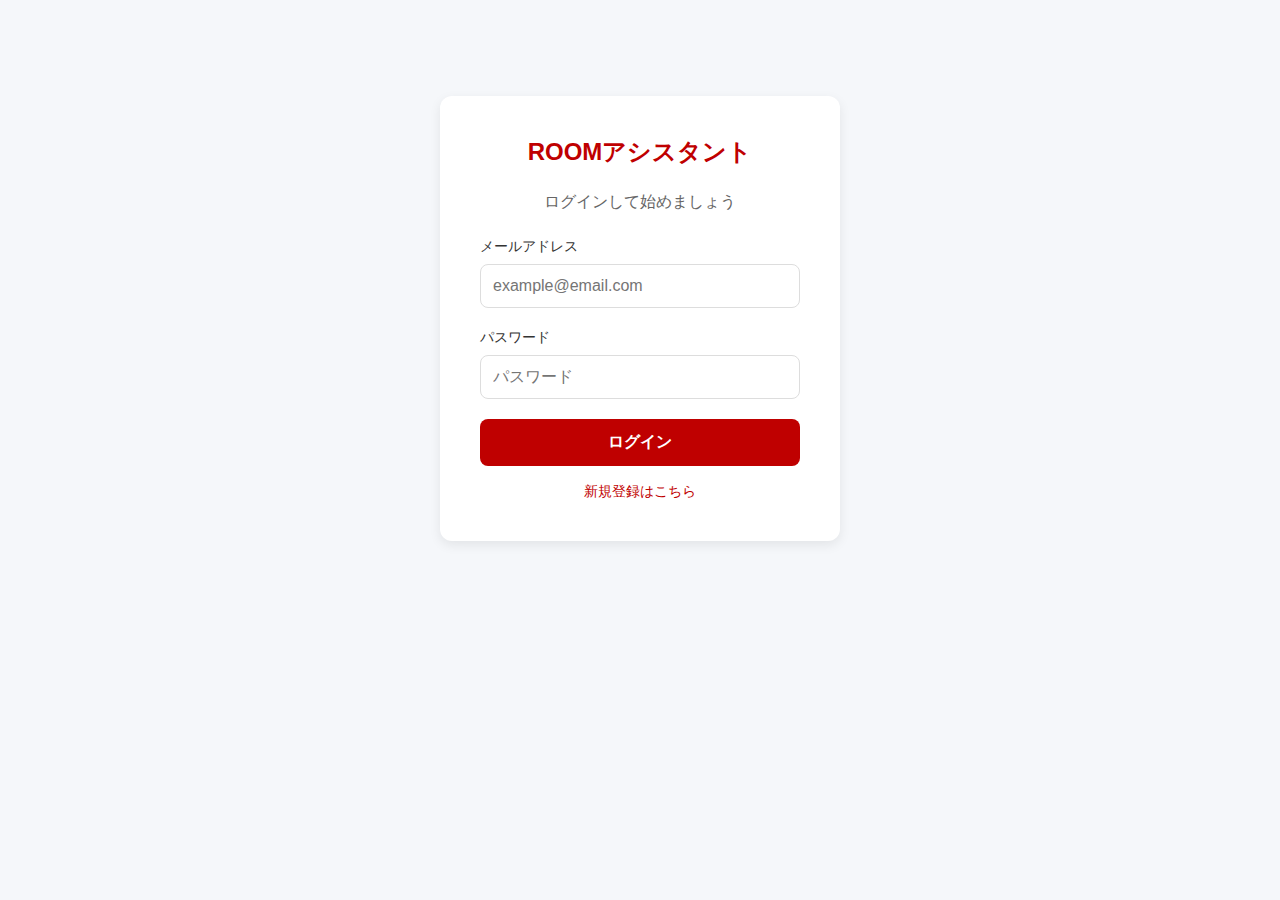
<file: index.html>
<!DOCTYPE html>
<html lang="ja">

<head>
  <meta charset="UTF-8">
  <meta name="viewport" content="width=device-width, initial-scale=1.0">
  <title>ROOMアシスタント</title>
  <link rel="stylesheet" href="style.css">
  <!-- FontAwesome for Icons -->
  <link rel="stylesheet" href="https://cdnjs.cloudflare.com/ajax/libs/font-awesome/6.0.0/css/all.min.css">
</head>

<body>

  <!-- App Header -->
  <header id="app-header" class="hidden">
    <a class="logo" onclick="goToRandom()">ROOMアシスタント</a>
    <div class="user-menu">
      <span id="header-email" class="user-email"></span>
      <button class="icon-btn" onclick="showSettings()" title="設定">
        <i class="fas fa-cog"></i>
      </button>
      <button class="btn logout-btn" onclick="logout()">ログアウト</button>
    </div>
  </header>

  <main>
    <!-- Login View -->
    <div id="login-view" class="auth-container">
      <div class="auth-title">ROOMアシスタント</div>
      <p style="text-align:center; color:#666; margin-bottom:1.5rem;">ログインして始めましょう</p>

      <form onsubmit="handleLogin(event)">
        <div class="form-group">
          <label>メールアドレス</label>
          <input type="email" id="login-email" required placeholder="example@email.com">
        </div>
        <div class="form-group">
          <label>パスワード</label>
          <input type="password" id="login-password" required placeholder="パスワード">
        </div>
        <button type="submit" class="btn" id="login-btn">ログイン</button>
      </form>
      <div class="auth-link">
        <a onclick="showRegister()">新規登録はこちら</a>
      </div>
    </div>

    <!-- Register View -->
    <div id="register-view" class="auth-container hidden">
      <div class="auth-title">新規登録</div>
      <p style="text-align:center; color:#666; margin-bottom:1.5rem;">アカウントを作成します</p>

      <form onsubmit="handleRegister(event)">
        <div class="form-group">
          <label>メールアドレス</label>
          <input type="email" id="reg-email" required placeholder="example@email.com">
        </div>
        <div class="form-group">
          <label>パスワード</label>
          <input type="password" id="reg-password" required placeholder="パスワード">
        </div>
        <button type="submit" class="btn" id="reg-btn">確認メールを送信</button>
      </form>
      <div class="auth-link">
        <a onclick="showLogin()">ログイン画面に戻る</a>
      </div>
    </div>

    <!-- Dashboard View -->
    <div id="dashboard-view" style="display: none;">

      <!-- Premium Toolbar -->
      <div id="premium-toolbar" class="premium-toolbar hidden">
        <div class="tabs">
          <button class="tab-btn active" onclick="switchTab('random')"><i class="fas fa-random"></i> ランダム表示</button>
          <button class="tab-btn" onclick="switchTab('ranking')"><i class="fas fa-trophy"></i> ランキング</button>
          <button class="tab-btn" onclick="switchTab('search')"><i class="fas fa-search"></i> 商品検索</button>
          <button class="tab-btn" onclick="switchTab('url')"><i class="fas fa-link"></i> URL投稿</button>
        </div>

        <!-- Tab Content: Random -->
        <div id="tab-random" class="tab-content active">
          <div class="filter-section">
            <p style="color:#666; margin-bottom:1rem;">
              <i class="fas fa-info-circle"></i> 設定された価格帯でランダムなジャンルから商品を表示します。
            </p>
            <button class="btn search-btn" onclick="loadRandomGenres()"><i class="fas fa-sync-alt"></i> 更新</button>
          </div>
        </div>

        <!-- Tab Content: Ranking -->
        <div id="tab-ranking" class="tab-content hidden">
          <div class="filter-section">
            <div class="filter-row">
              <select id="ranking-genre" class="filter-select">
                <!-- ジャンルは動的読み込み -->
              </select>
            </div>
            <div class="filter-row">
              <label class="filter-label">価格帯</label>
              <input type="number" id="ranking-min-price" placeholder="最低価格" class="price-input">
              <span class="price-separator">〜</span>
              <input type="number" id="ranking-max-price" placeholder="最高価格" class="price-input">
              <span class="price-unit">円</span>
            </div>
            <button class="btn full-width-btn" onclick="loadRankingByGenre()"><i class="fas fa-search"></i> 表示</button>
          </div>
        </div>

        <!-- Tab Content: Search -->
        <div id="tab-search" class="tab-content hidden">
          <form onsubmit="handleSearch(event, 'keyword')">
            <div class="filter-section">
              <div class="filter-row">
                <input type="text" id="search-keyword" placeholder="商品名を入力..." required class="search-input">
              </div>
              <div class="filter-row">
                <label class="filter-label">価格帯</label>
                <input type="number" id="search-min-price" placeholder="最低価格" class="price-input">
                <span class="price-separator">〜</span>
                <input type="number" id="search-max-price" placeholder="最高価格" class="price-input">
                <span class="price-unit">円</span>
              </div>
              <button type="submit" class="btn full-width-btn"><i class="fas fa-search"></i> 検索</button>
            </div>
          </form>
        </div>

        <!-- Tab Content: URL -->
        <div id="tab-url" class="tab-content hidden">
          <form onsubmit="handleSearch(event, 'url')">
            <div class="filter-section">
              <input type="url" id="search-url" placeholder="楽天市場の商品URLを貼り付け..." required class="url-input-full">
              <button type="submit" class="btn full-width-btn"><i class="fas fa-magic"></i> 作成</button>
            </div>
          </form>
        </div>
      </div>

      <!-- Premium Promo (Visible for Free users) -->
      <div id="premium-promo" class="promo-banner hidden">
        <div class="promo-content">
          <h3><i class="fas fa-crown"></i> プレミアム機能を使ってみませんか？</h3>
          <p>商品検索、URL投稿、AIキャラクター設定など、便利な機能が解放されます。</p>
          <button class="btn promo-btn" onclick="showSettings()">設定からアップグレード</button>
        </div>
      </div>

      <!-- Home Refresh Button (for Free users) -->
      <div id="home-refresh" class="home-refresh hidden">
        <button class="btn refresh-btn" onclick="loadDashboardData()">
          <i class="fas fa-sync-alt"></i> 新しいジャンルを表示
        </button>
      </div>

      <div id="dashboard-content">
        <!-- Genres/Search Results will be loaded here -->
      </div>
    </div>
  </main>

  <!-- Modal -->
  <div id="modal" class="modal-overlay" style="display: none;">
    <div class="modal" id="modal-content">
      <!-- Item details loaded here -->
    </div>
  </div>

  <!-- Settings Modal -->
  <div id="settings-modal" class="modal-overlay" style="display: none;">
    <div class="modal settings-modal-content">
      <button class="modal-close" onclick="closeSettings()">&times;</button>
      <h2 class="settings-title">設定</h2>

      <div class="settings-section">
        <h3>プラン設定</h3>
        <div class="plan-selection">
          <label class="plan-option">
            <input type="radio" name="plan" value="Free" onchange="togglePlan()">
            <span class="plan-name">Free</span>
          </label>
          <label class="plan-option">
            <input type="radio" name="plan" value="Premium" onchange="togglePlan()">
            <span class="plan-name premium-text"><i class="fas fa-crown"></i> Premium</span>
          </label>
        </div>
        <p class="settings-desc">Premiumにすると、検索機能・URL投稿・カスタムAI・価格帯設定が有効になります。</p>
      </div>

      <div id="premium-settings" class="settings-section hidden">
        <h3>価格帯設定 (Premium専用)</h3>
        <p class="settings-desc">設定した価格帯は保存され、次回検索時にも適用されます。</p>
        <div class="filter-row">
          <label class="filter-label">価格帯</label>
          <input type="number" id="settings-min-price" placeholder="最低価格" class="price-input">
          <span class="price-separator">〜</span>
          <input type="number" id="settings-max-price" placeholder="最高価格" class="price-input">
          <span class="price-unit">円</span>
        </div>

        <h3 style="margin-top:1.5rem;">AIキャラクター設定</h3>
        <p class="settings-desc">AIの口調やキャラクターを設定できます。（例：「関西弁の元気なオカン」「辛口のガジェット評論家」など）</p>
        <textarea id="custom-prompt" rows="3"
          placeholder="例：あなたは20代の美容系インフルエンサーです。絵文字を多用して、テンション高めに紹介してください。"></textarea>
      </div>

      <div class="settings-actions">
        <button class="btn" onclick="saveSettings()" id="save-settings-btn">保存する</button>
      </div>
    </div>
  </div>

  <!-- Toast -->
  <div id="toast" class="toast"></div>

  <script src="script.js"></script>
</body>

</html>
</file>
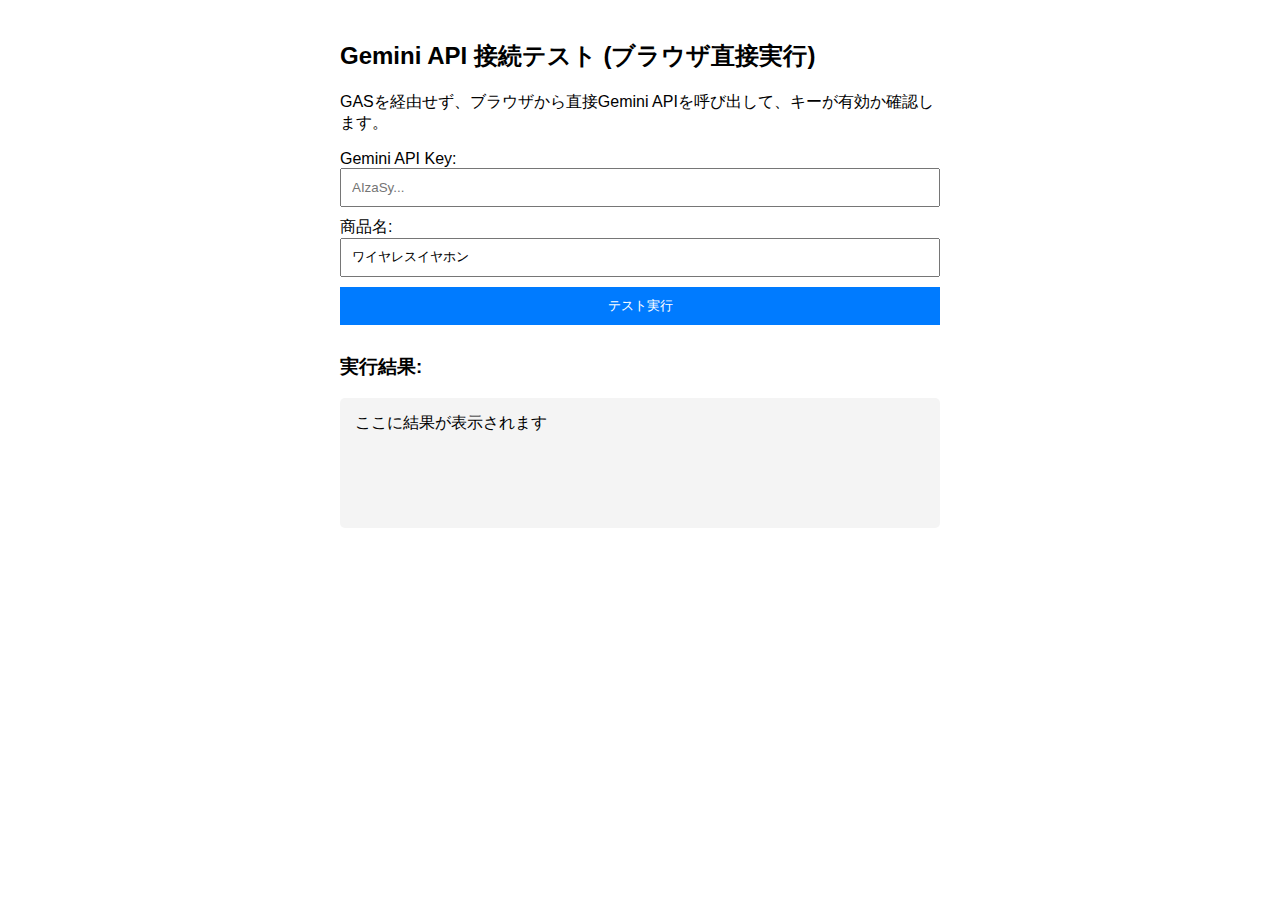
<file: gemini_test.html>
<!DOCTYPE html>
<html lang="ja">

<head>
    <meta charset="UTF-8">
    <meta name="viewport" content="width=device-width, initial-scale=1.0">
    <title>Gemini API 接続テスト</title>
    <style>
        body {
            font-family: sans-serif;
            padding: 20px;
            max-width: 600px;
            margin: 0 auto;
        }

        input,
        button {
            padding: 10px;
            width: 100%;
            box-sizing: border-box;
            margin-bottom: 10px;
        }

        button {
            background-color: #007bff;
            color: white;
            border: none;
            cursor: pointer;
        }

        button:hover {
            background-color: #0056b3;
        }

        #result {
            background: #f4f4f4;
            padding: 15px;
            border-radius: 5px;
            white-space: pre-wrap;
            min-height: 100px;
        }
    </style>
</head>

<body>
    <h2>Gemini API 接続テスト (ブラウザ直接実行)</h2>
    <p>GASを経由せず、ブラウザから直接Gemini APIを呼び出して、キーが有効か確認します。</p>

    <label>Gemini API Key:</label>
    <input type="text" id="apiKey" placeholder="AIzaSy..." value="">

    <label>商品名:</label>
    <input type="text" id="itemName" value="ワイヤレスイヤホン">

    <button onclick="runTest()">テスト実行</button>

    <h3>実行結果:</h3>
    <div id="result">ここに結果が表示されます</div>

    <script>
        async function runTest() {
            const key = document.getElementById('apiKey').value.trim();
            const item = document.getElementById('itemName').value;
            const resultDiv = document.getElementById('result');

            if (!key) {
                alert("APIキーを入力してください");
                return;
            }

            resultDiv.textContent = "送信中...";
            resultDiv.style.color = "black";

            // gemini-1.5-flash を使用
            const url = `https://generativelanguage.googleapis.com/v1beta/models/gemini-2.0-flash:generateContent?key=${key}`;
            const prompt = `以下の商品を楽天ROOMで紹介するための、魅力的でクリックしたくなるような短い紹介文（140文字以内）を作成してください。絵文字とハッシュタグも含めてください。\n商品名: ${item}`;

            try {
                const response = await fetch(url, {
                    method: 'POST',
                    headers: {
                        'Content-Type': 'application/json'
                    },
                    body: JSON.stringify({
                        contents: [{
                            parts: [{ text: prompt }]
                        }]
                    })
                });

                const data = await response.json();
                console.log(data);

                if (data.error) {
                    resultDiv.textContent = "APIエラー:\n" + JSON.stringify(data.error, null, 2);
                    resultDiv.style.color = "red";
                } else if (data.candidates && data.candidates.length > 0) {
                    resultDiv.textContent = "成功:\n" + data.candidates[0].content.parts[0].text;
                    resultDiv.style.color = "green";
                } else {
                    resultDiv.textContent = "予期せぬレスポンス:\n" + JSON.stringify(data, null, 2);
                    resultDiv.style.color = "orange";
                }

            } catch (e) {
                resultDiv.textContent = "通信エラー:\n" + e.message;
                resultDiv.style.color = "red";
            }
        }
    </script>
</body>

</html>
</file>
<file: style.css>
/* Premium Toolbar */
.premium-toolbar {
  background: var(--card);
  padding: 1.5rem;
  border-radius: var(--radius);
  box-shadow: var(--shadow);
  margin-bottom: 2rem;
}

.tabs {
  display: flex;
  gap: 0.5rem;
  margin-bottom: 1.5rem;
  border-bottom: 1px solid #eee;
  padding-bottom: 0.5rem;
}

.tab-btn {
  background: none;
  border: none;
  padding: 0.8rem 1.2rem;
  font-size: 1rem;
  color: #666;
  cursor: pointer;
  border-radius: 8px;
  transition: 0.2s;
  display: flex;
  align-items: center;
  gap: 0.5rem;
}

.tab-btn:hover {
  background: #f5f5f5;
}

.tab-btn.active {
  background: #fff0f0;
  color: var(--primary);
  font-weight: bold;
}

.tab-content {
  display: none;
}

.tab-content.active {
  display: block;
  animation: fadeIn 0.3s;
}

@keyframes fadeIn {
  from {
    opacity: 0;
    transform: translateY(5px);
  }

  to {
    opacity: 1;
    transform: translateY(0);
  }
}

/* Filter Section */
.filter-section {
  display: flex;
  flex-direction: column;
  gap: 1rem;
}

.filter-row {
  display: flex;
  align-items: center;
  gap: 0.5rem;
  flex-wrap: wrap;
}

.filter-label {
  font-weight: 600;
  font-size: 0.9rem;
  min-width: 60px;
}

.filter-select {
  flex: 1;
  min-width: 200px;
  padding: 0.8rem;
  border: 1px solid var(--border);
  border-radius: 8px;
  font-size: 1rem;
  background: white;
}

.search-input {
  flex: 1;
  min-width: 200px;
  padding: 0.8rem;
  border: 1px solid var(--border);
  border-radius: 8px;
  font-size: 1rem;
}

.price-input {
  width: 120px;
  padding: 0.8rem;
  border: 1px solid var(--border);
  border-radius: 8px;
  font-size: 1rem;
}

.price-separator {
  color: #666;
  font-size: 1.2rem;
}

.price-unit {
  color: #666;
  font-size: 0.9rem;
}

/* URL Form */
.url-form {
  display: flex;
  gap: 1rem;
  align-items: center;
}

.url-input {
  flex: 1;
  padding: 0.8rem;
  border: 1px solid var(--border);
  border-radius: 8px;
  font-size: 1rem;
}

.url-submit-btn {
  width: auto;
  padding: 0.8rem 1.5rem;
  white-space: nowrap;
}

/* Home Refresh Button */
.home-refresh {
  text-align: center;
  margin-bottom: 2rem;
}

.refresh-btn {
  background: linear-gradient(135deg, #667eea 0%, #764ba2 100%);
  color: white;
  width: auto;
  padding: 0.8rem 2rem;
  display: inline-flex;
  align-items: center;
  gap: 0.5rem;
  border-radius: 50px;
}

.refresh-btn:hover {
  transform: translateY(-2px);
  box-shadow: 0 8px 16px rgba(0, 0, 0, 0.2);
}

/* Mobile Adjustments for Tabs */
@media (max-width: 600px) {
  .tabs {
    flex-direction: column;
    gap: 0.2rem;
  }

  .tab-btn {
    width: 100%;
    justify-content: flex-start;
  }

  .filter-row {
    flex-direction: column;
    align-items: stretch;
  }

  .filter-select,
  .search-input,
  .price-input {
    width: 100%;
    min-width: auto;
  }

  .price-separator {
    display: none;
  }

  .url-form {
    flex-direction: column;
  }

  .url-input {
    width: 100%;
  }

  .url-submit-btn {
    width: 100%;
  }
}

/* Existing Styles */
:root {
  --primary: #BF0000;
  --primary-hover: #a00000;
  --bg: #f5f7fa;
  --card: #ffffff;
  --text: #333;
  --text-sub: #666;
  --border: #ddd;
  --radius: 12px;
  --shadow: 0 4px 12px rgba(0, 0, 0, 0.08);
}

* {
  box-sizing: border-box;
}

body {
  font-family: 'Noto Sans JP', sans-serif;
  background: var(--bg);
  color: var(--text);
  margin: 0;
  min-height: 100vh;
  display: flex;
  flex-direction: column;
}

/* Header */
header {
  background: var(--card);
  padding: 1rem 2rem;
  box-shadow: 0 2px 4px rgba(0, 0, 0, 0.05);
  display: flex;
  justify-content: space-between;
  align-items: center;
  position: sticky;
  top: 0;
  z-index: 100;
}

.logo {
  font-size: 1.5rem;
  font-weight: 700;
  color: var(--primary);
  text-decoration: none;
  cursor: pointer;
}

.logo:hover {
  opacity: 0.8;
}

.user-menu {
  display: flex;
  gap: 1rem;
  align-items: center;
}

.user-email {
  font-size: 0.9rem;
  color: var(--text-sub);
}

.icon-btn {
  background: none;
  border: none;
  font-size: 1.2rem;
  color: var(--text-sub);
  cursor: pointer;
  padding: 0.5rem;
  transition: 0.2s;
}

.icon-btn:hover {
  color: var(--primary);
}

/* Main Container */
main {
  flex: 1;
  width: 100%;
  max-width: 1200px;
  margin: 2rem auto;
  padding: 0 1rem;
}

/* Auth Forms */
.auth-container {
  max-width: 400px;
  margin: 4rem auto;
  background: var(--card);
  padding: 2.5rem;
  border-radius: var(--radius);
  box-shadow: var(--shadow);
}

.auth-title {
  font-size: 1.5rem;
  font-weight: 700;
  margin-bottom: 1.5rem;
  text-align: center;
  color: var(--primary);
}

.form-group {
  margin-bottom: 1.25rem;
}

.form-group label {
  display: block;
  margin-bottom: 0.5rem;
  font-weight: 500;
  font-size: 0.9rem;
}

.form-group input {
  width: 100%;
  padding: 0.75rem;
  border: 1px solid var(--border);
  border-radius: 8px;
  font-size: 1rem;
  transition: 0.2s;
}

.form-group input:focus {
  border-color: var(--primary);
  outline: none;
  box-shadow: 0 0 0 3px rgba(191, 0, 0, 0.1);
}

.btn {
  width: 100%;
  padding: 0.8rem;
  background: var(--primary);
  color: white;
  border: none;
  border-radius: 8px;
  font-size: 1rem;
  font-weight: 700;
  cursor: pointer;
  transition: 0.2s;
}

.btn:hover {
  background: var(--primary-hover);
}

.btn:disabled {
  background: #ccc;
  cursor: not-allowed;
}

.auth-link {
  text-align: center;
  margin-top: 1rem;
  font-size: 0.9rem;
}

.auth-link a {
  color: var(--primary);
  text-decoration: none;
  cursor: pointer;
}

/* Search Section (Premium) */
.search-container {
  background: var(--card);
  padding: 1.5rem;
  border-radius: var(--radius);
  box-shadow: var(--shadow);
  margin-bottom: 2rem;
}

.search-form {
  display: flex;
  gap: 1rem;
  align-items: center;
}

.search-input-group {
  flex: 1;
  display: flex;
  gap: 0.5rem;
}

#search-keyword,
#search-url {
  flex: 2;
  padding: 0.8rem;
  border: 1px solid var(--border);
  border-radius: 8px;
  font-size: 1rem;
}

#ranking-genre {
  flex: 1;
  padding: 0.8rem;
  border: 1px solid var(--border);
  border-radius: 8px;
  font-size: 1rem;
  background: white;
}

.search-btn {
  width: auto;
  padding: 0.8rem 1.5rem;
  white-space: nowrap;
}

/* Promo Banner */
.promo-banner {
  background: linear-gradient(135deg, #667eea 0%, #764ba2 100%);
  color: white;
  padding: 2rem;
  border-radius: var(--radius);
  margin-bottom: 2rem;
  text-align: center;
  box-shadow: var(--shadow);
}

.promo-content h3 {
  margin: 0 0 0.5rem 0;
  font-size: 1.5rem;
}

.promo-content p {
  margin: 0 0 1.5rem 0;
  opacity: 0.9;
}

.promo-btn {
  background: white;
  color: #764ba2;
  width: auto;
  padding: 0.8rem 2rem;
  border-radius: 50px;
}

.promo-btn:hover {
  background: #f0f0f0;
}

/* Dashboard */
.section-header {
  font-size: 1.5rem;
  font-weight: 700;
  margin: 2rem 0 1rem 0;
  padding-bottom: 0.5rem;
  border-bottom: 2px solid #eee;
  display: flex;
  align-items: center;
  gap: 0.5rem;
}

.genre-badge {
  font-size: 0.8rem;
  background: #eee;
  padding: 0.2rem 0.6rem;
  border-radius: 20px;
  color: #555;
  font-weight: normal;
}

.grid {
  display: grid;
  grid-template-columns: repeat(auto-fill, minmax(240px, 1fr));
  gap: 1.5rem;
}

.card {
  background: var(--card);
  border-radius: var(--radius);
  overflow: hidden;
  box-shadow: var(--shadow);
  transition: transform 0.2s;
  cursor: pointer;
  display: flex;
  flex-direction: column;
}

.card:hover {
  transform: translateY(-4px);
}

.card-img {
  width: 100%;
  height: 200px;
  object-fit: cover;
  background: #f0f0f0;
}

.card-body {
  padding: 1rem;
  display: flex;
  flex-direction: column;
  flex: 1;
}

.card-title {
  font-size: 0.95rem;
  font-weight: 700;
  margin: 0 0 0.5rem 0;
  display: -webkit-box;
  -webkit-line-clamp: 2;
  -webkit-box-orient: vertical;
  overflow: hidden;
  line-height: 1.4;
}

.card-price {
  color: var(--primary);
  font-weight: 700;
  font-size: 1.1rem;
  margin-top: auto;
}

/* Modal */
.modal-overlay {
  position: fixed;
  top: 0;
  left: 0;
  width: 100%;
  height: 100%;
  background: rgba(0, 0, 0, 0.5);
  display: none;
  justify-content: center;
  align-items: center;
  z-index: 1000;
  backdrop-filter: blur(4px);
}

.modal {
  background: white;
  width: 90%;
  max-width: 500px;
  border-radius: var(--radius);
  padding: 2rem;
  position: relative;
  max-height: 90vh;
  overflow-y: auto;
  box-shadow: 0 20px 25px rgba(0, 0, 0, 0.2);
}

.modal-close {
  position: absolute;
  top: 1rem;
  right: 1rem;
  background: none;
  border: none;
  font-size: 1.5rem;
  cursor: pointer;
  color: #999;
}

.generated-text {
  background: #f9f9f9;
  padding: 1rem;
  border-radius: 8px;
  border: 1px solid #eee;
  font-size: 0.9rem;
  line-height: 1.6;
  white-space: pre-wrap;
  margin: 1rem 0;
}

.loading-spinner {
  border: 3px solid #f3f3f3;
  border-top: 3px solid var(--primary);
  border-radius: 50%;
  width: 24px;
  height: 24px;
  animation: spin 1s linear infinite;
  margin: 2rem auto;
}

@keyframes spin {
  0% {
    transform: rotate(0deg);
  }

  100% {
    transform: rotate(360deg);
  }
}

.toast {
  position: fixed;
  bottom: 2rem;
  left: 50%;
  transform: translateX(-50%);
  background: #333;
  color: white;
  padding: 0.8rem 1.5rem;
  border-radius: 50px;
  opacity: 0;
  transition: 0.3s;
  pointer-events: none;
  z-index: 2000;
}

.toast.show {
  opacity: 1;
}

/* Settings Modal Specifics */
.settings-modal-content {
  max-width: 600px;
}

.settings-title {
  margin-top: 0;
  border-bottom: 1px solid #eee;
  padding-bottom: 1rem;
}

.settings-section {
  margin-bottom: 2rem;
  padding-bottom: 1rem;
  border-bottom: 1px solid #eee;
}

.settings-section:last-child {
  border-bottom: none;
}

.settings-desc {
  font-size: 0.9rem;
  color: #666;
  margin-top: 0.5rem;
}

/* Plan Selection (Radio Buttons) */
.plan-selection {
  display: flex;
  gap: 2rem;
  margin: 1.5rem 0;
}

.plan-option {
  display: flex;
  align-items: center;
  gap: 0.5rem;
  cursor: pointer;
  padding: 0.5rem;
  border-radius: 8px;
  transition: 0.2s;
}

.plan-option:hover {
  background: #f5f5f5;
}

.plan-option input[type="radio"] {
  transform: scale(1.3);
  cursor: pointer;
}

.plan-name {
  font-size: 1.1rem;
  font-weight: bold;
}

.premium-text {
  color: #d4af37;
}

#custom-prompt {
  width: 100%;
  padding: 0.8rem;
  border: 1px solid var(--border);
  border-radius: 8px;
  font-family: inherit;
  resize: vertical;
}

/* Utility */
.hidden {
  display: none !important;
}

/* Mobile Adjustments */
@media (max-width: 600px) {
  .user-email {
    display: none;
  }

  header {
    padding: 0.8rem 1rem;
  }

  .logo {
    font-size: 1.2rem;
  }

  .btn {
    white-space: nowrap;
  }

  .search-form {
    flex-direction: column;
    align-items: stretch;
  }

  .search-input-group {
    flex-direction: column;
  }
}
</file>
